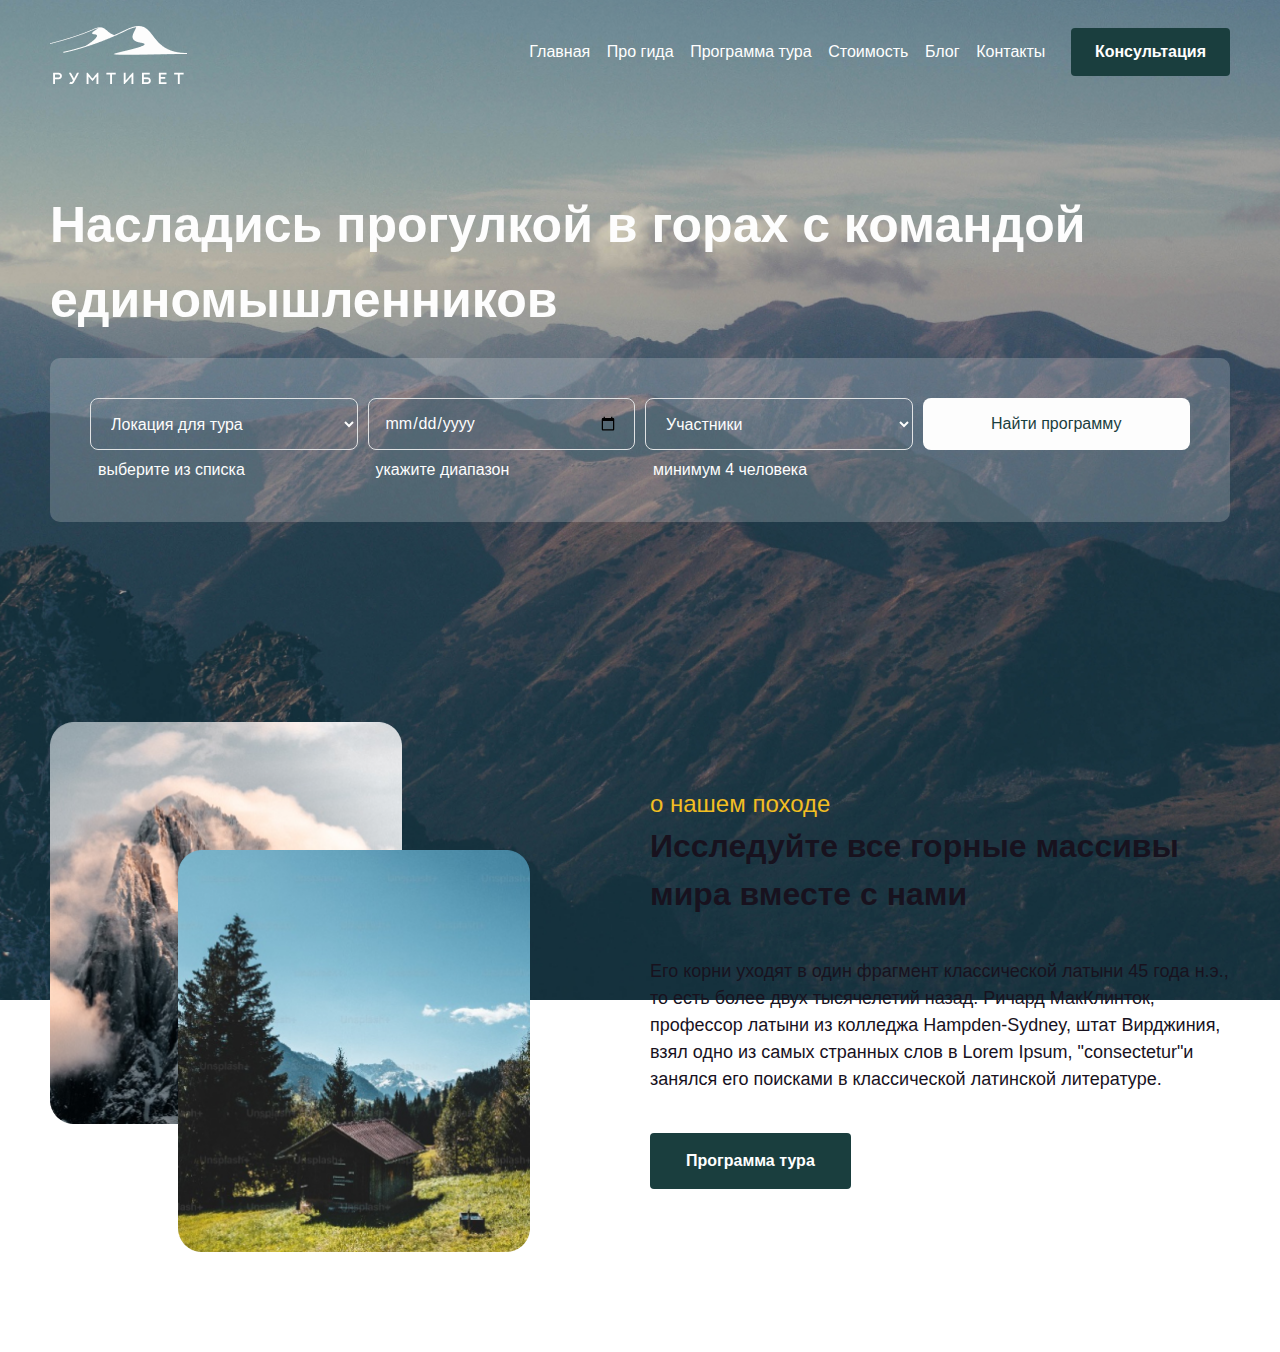
<file: index.html>
<!DOCTYPE html>
<html lang="ru">
<head>
    <meta charset="UTF-8">
    <meta name="viewport" content="width=device-width, initial-scale=1.0">
    <link rel="stylesheet" href="./css/main.css">
    <title>Document</title>
</head>
<body>
    <div class="site-wrapper">
        <div class="site-wrapper__background">
            <!-- Empty div block for bg image, which created in css -->
        </div>
        <div class="site-content">
            <header class="header">
                <div class="header__inner">
                    <a class="header__logo-container" href="">
                        <img 
                            class="header__logo" 
                            src="./assets/logo.png" 
                            alt="logo" 
                            width="137" 
                            height="72" 
                            loading="lazy"
                        >
                    </a>
                    <nav class="header__menu hidden-mobile">
                        <ul class="header__menu-list">
                            <li class="header__menu-item">
                                <a class="header__menu-link text-link" aria-label="Перейти к главная " href="">Главная</a>
                            </li>
                            <li class="header__menu-item">
                                <a class="header__menu-link text-link" aria-label="Перейти к блоку про гида" href="">Про гида</a>
                            </li>
                            <li class="header__menu-item">
                                <a class="header__menu-link text-link" aria-label="Перейти к блоку о программе тура" href="">Программа тура</a>
                            </li>
                            <li class="header__menu-item">
                                <a class="header__menu-link text-link" aria-label="Перейти к блоку под названием стоимость" href="">Стоимость</a>
                            </li>
                            <li class="header__menu-item">
                                <a class="header__menu-link text-link" aria-label="Перейти к блоку, который имеет название стоимость" href="">Блог</a>
                            </li>
                            <li class="header__menu-item">
                                <a class="header__menu-link text-link" aria-label="Перейти к контактам" href="">Контакты</a>
                            </li>
                        </ul>
                        <button class="header__button button button--small-size" type="button">
                            Консультация
                        </button>
                    </nav>
                    <a class="header__burger-button hidden-desktop hidden-tablet" aria-label="burger button" href="">
                        <svg width="22" height="18" viewBox="0 0 22 18" fill="none" xmlns="http://www.w3.org/2000/svg">
                            <path fill-rule="evenodd" clip-rule="evenodd" d="M0.5 1.5C0.5 1.10218 0.658035 0.720645 0.93934 0.43934C1.22064 0.158036 1.60218 0 2 0H20C20.3978 0 20.7794 0.158036 21.0607 0.43934C21.342 0.720645 21.5 1.10218 21.5 1.5C21.5 1.89782 21.342 2.27936 21.0607 2.56066C20.7794 2.84196 20.3978 3 20 3H2C1.60218 3 1.22064 2.84196 0.93934 2.56066C0.658035 2.27936 0.5 1.89782 0.5 1.5ZM0.5 9C0.5 8.60218 0.658035 8.22064 0.93934 7.93934C1.22064 7.65804 1.60218 7.5 2 7.5H20C20.3978 7.5 20.7794 7.65804 21.0607 7.93934C21.342 8.22064 21.5 8.60218 21.5 9C21.5 9.39782 21.342 9.77936 21.0607 10.0607C20.7794 10.342 20.3978 10.5 20 10.5H2C1.60218 10.5 1.22064 10.342 0.93934 10.0607C0.658035 9.77936 0.5 9.39782 0.5 9ZM9.5 16.5C9.5 16.1022 9.65804 15.7206 9.93934 15.4393C10.2206 15.158 10.6022 15 11 15H20C20.3978 15 20.7794 15.158 21.0607 15.4393C21.342 15.7206 21.5 16.1022 21.5 16.5C21.5 16.8978 21.342 17.2794 21.0607 17.5607C20.7794 17.842 20.3978 18 20 18H11C10.6022 18 10.2206 17.842 9.93934 17.5607C9.65804 17.2794 9.5 16.8978 9.5 16.5Z" fill="white"/>
                        </svg>
                    </a>
                </div>
            </header>
            <main class="main">
                <section class="section section--clr-gray">
                    <div class="section__tittle">
                        <h1 class="section__heading">Насладись прогулкой в горах
                            с командой единомышленников</h1>
                    </div>
                    <div class="section__content">
                        <form class="offer-form" action="">
                            <div class="offer-form__block hidden-mobile">
                                <select class="offer-form__element input input--transparent input-select" name="location" id="location">
                                    <option class="input-select__option" value="не выбрано" selected disabled>Локация для тура</option>
                                    <option class="input-select__option" value="Тибет">Тибет</option>
                                    <option class="input-select__option" value="Кавказ">Кавказ</option>
                                    <option class="input-select__option" value="Магадан">Магадан</option>
                                    <option class="input-select__option" value="Тбилиси">Тбилиси</option>
                                    <option class="input-select__option" value="Баку">Баку</option>
                                </select>
                                <label class="offer-form__label" for="location">выберите из списка</label>
                            </div>
                            <div class="offer-form__block hidden-mobile">
                                <input class="offer-form__element input input--transparent input-date" name="date" id="date" type="date">
                                <label class="offer-form__label" for="date">укажите диапазон</label>
                            </div>
                            <div class="offer-form__block hidden-mobile">
                                <select class="offer-form__element input input--transparent input-select" name="members" id="members">
                                    <option class="input-select__option" value="не выбрано" selected disabled>Участники</option>
                                    <option class="input-gselect__option" value="1 человек">1 человек</option>
                                    <option class="input-select__option" value="2 человека">2 человека</option>
                                    <option class="input-select__option" value="3 человека">3 человека</option>
                                    <option class="input-select__option" value="4 человека">4 человека</option>
                                    <option class="input-select__option" value="5 человек">5 человек</option>
                                </select>
                                <label class="offer-form__label" for="members">минимум 4 человека</label>
                            </div>
                            <div class="offer-form__block">
                                <input class="offer-form__input input input--transparent input-btn" type="button" value="Найти программу">
                            </div>
                        </form>
                    </div>
                </section>
                <section class="section">
                    <div class="section__tittle">
                    </div>
                    <div class="section__content">
                        <div class="about">
                            <div class="about__images-container">
                                <img 
                                    class="about__image hidden-mobile" 
                                    src="./assets/about-image.png" 
                                    alt="" 
                                    
                                    loading="lazy"
                                >
                                <img 
                                    class="about__image" 
                                    src="./assets/about-image-alt.png" 
                                    alt="" 
                                    
                                    loading="lazy"
                                >
                            </div>
                            <div class="about__body">
                                <div class="section__title">
                                    <h4 class="section__sub-heading">о нашем походе</h4>
                                    <h2 class="section__heading">Исследуйте все горные массивы мира вместе с нами</h6>
                                </div>
                                <div class="about__paragraph">
                                    <p>Его корни уходят в один фрагмент классической латыни 45 года н.э., то есть более двух
                                        тысячелетий назад. Ричард МакКлинток, профессор латыни
                                            из колледжа Hampden-Sydney, штат Вирджиния, взял одно из
                                                самых странных слов в Lorem Ipsum, "consectetur"и занялся
                                                    его поисками в классической латинской литературе.</p>
                                </div>
                                <button class="button button--medium-size" type="button">Программа тура</button>
                            </div>
                        </div>
                    </div>
                </section>
            </main>
            <footer class="footer">
                <div class="footer__inner">

                </div>
            </footer>
        </div>
    </div>
</body>
</html>
</file>
<file: css/main.css>
/*
1. Use a more-intuitive box-sizing model.
*/
*, *::before, *::after {
  box-sizing: border-box;
}

/*
2. Remove default margin
*/
* {
  margin: 0;
}

/*
Typographic tweaks!
3. Add accessible line-height
4. Improve text rendering
*/
body {
  line-height: 1.5;
  -webkit-font-smoothing: antialiased;
}

/*
5. Improve media defaults
*/
img, picture, video, canvas, svg {
  display: block;
  max-width: 100%;
}

/*
6. Remove built-in form typography styles
*/
input, button, textarea, select {
  font: inherit;
}

/*
7. Avoid text overflows
*/
p, h1, h2, h3, h4, h5, h6 {
  overflow-wrap: break-word;
}

/*
8. Create a root stacking context
*/
ul, ol {
  padding: 0;
}

#root, #__next {
  isolation: isolate;
}

@font-face {
  font-family: "Next Art", sans-serif;
  src: url(/fonts/NEXTART-Bold) format(woff2);
}
@font-face {
  font-family: "Next Art", sans-serif;
  src: url(/fonts/NEXTART-Heavy.woff2) format(woff2);
}
@font-face {
  font-family: "Next Art", sans-serif;
  src: url(/fonts/NEXTART-Light.woff2) format(woff2);
}
@font-face {
  font-family: "Next Art", sans-serif;
  src: url(/fonts/NEXTART-SemiBold.woff2) format(woff2);
}
@font-face {
  font-family: "Next Art", sans-serif;
  src: url(/fonts/NEXTART.woff2) format(woff2);
}
@font-face {
  font-family: "Nunito Sans", sans-serif;
  src: url(/fonts/NunitoSans-ExtraLightItalic) format("woff2");
  font-style: italic;
}
@font-face {
  font-family: "Nunito Sans", sans-serif;
  src: url(/fonts/NunitoSans-Light) format("woff2");
  font-style: normal;
}
@font-face {
  font-family: "Nunito Sans", sans-serif;
  src: url(/fonts/NunitoSans-Italic) format("woff2");
  font-style: italic;
}
@font-face {
  font-family: "Nunito Sans", sans-serif;
  src: url(/fonts/NunitoSans-BoldItalic) format("woff2");
  font-style: italic;
}
@font-face {
  font-family: "Nunito Sans", sans-serif;
  src: url(/fonts/NunitoSans-BlackItalic) format("woff2");
  font-style: italic;
}
@font-face {
  font-family: "Nunito Sans", sans-serif;
  src: url(/fonts/NunitoSans-LightItalic) format("woff2");
  font-style: italic;
}
@font-face {
  font-family: "Nunito Sans", sans-serif;
  src: url(/fonts/NunitoSans-Black) format("woff2");
  font-style: normal;
}
@font-face {
  font-family: "Nunito Sans", sans-serif;
  src: url(/fonts/NunitoSans-ExtraBold) format("woff2");
  font-style: normal;
}
@font-face {
  font-family: "Nunito Sans", sans-serif;
  src: url(/fonts/NunitoSans-Bold) format("woff2");
  font-style: normal;
}
@font-face {
  font-family: "Nunito Sans", sans-serif;
  src: url(/fonts/NunitoSans-SemiBoldItalic) format("woff2");
  font-style: italic;
}
@font-face {
  font-family: "Nunito Sans", sans-serif;
  src: url(/fonts/NunitoSans-ExtraLight) format("woff2");
  font-style: normal;
}
@font-face {
  font-family: "Nunito Sans", sans-serif;
  src: url(/fonts/NunitoSans-Regular) format("woff2");
  font-style: normal;
}
@font-face {
  font-family: "Nunito Sans", sans-serif;
  src: url(/fonts/NunitoSans-ExtraBoldItalic) format("woff2");
  font-style: italic;
}
@font-face {
  font-family: "Nunito Sans", sans-serif;
  src: url(/fonts/NunitoSans-SemiBold) format("woff2");
  font-style: normal;
}
:root {
  --color-dark: #18121E;
  --color-light: #ffffff;
  --color-light-transparent: rgba(255, 255, 255, 0.2);
  --color-accent: #1A3E3E;
  --color-accent-alt: #F2BE22;
  --color-gray-1: #E1E3E4;
  --color-gray-2: #FDFDFD;
  --color-gray-3: #F3F5F4;
  --h1-font-size: 50px;
  --h2-font-size: 32px;
  --h3-font-size: 26px;
  --h4-font-size: 24px;
  --h5-font-size: 20px;
  --h6-font-size: 14px;
  --p-font-size: 18px;
  --content-max-width: 1280px;
  --site-padding-x: 50px;
  --site-padding-top: 16px;
  --font-size: 16px;
  --font-family: "Next Art", sans-serif;
  --letter-spacing: 1.02;
  --font-style: normal;
  --font-family-alt: "Nunito Sans", sans-serif;
  --border: 1px solid var(--color-gray-1);
  --border-accent: 1px solid var(--color-accent);
  --border-focus: 4px dotted var(--color-accent-alt);
  --box-shadow: 1 1 var(--color-dark);
  --border-radius-button: 4px;
  --border-radius-input: 8px;
  --border-radius-form: 10px;
  --transition-duration: 0.2s;
}
@media (min-width: 768px) and (max-width: 1000px) {
  :root {
    --site-padding-x: 25px ;
  }
}
@media (max-width: 767px) {
  :root {
    --site-padding-x: 16px;
    --site-padding-top: 20px;
    --h1-font-size: 28px;
    --h2-font-size: 24px;
    --h3-font-size: 18px;
    --h4-font-size: 16px;
    --h5-font-size: 20px;
    --h6-font-size: 14px;
    --p-font-size: 16px;
  }
}

.site-wrapper {
  width: 100%;
  display: flex;
  flex-direction: column;
  align-items: center;
  padding-inline: var(--site-padding-x);
  padding-top: var(--site-padding-top);
}
.site-wrapper__background {
  --bgImageHeight: 1000px;
  min-height: var(--bgImageHeight);
  height: 100vw;
  height: 100dvh;
  position: absolute;
  z-index: -1;
  top: 0;
  left: 0;
  right: 0;
  background-image: url("/assets/bg-image.jpg");
  background-position: center;
  background-repeat: no-repeat;
  background-size: cover;
}
@media (max-width: 767px) {
  .site-wrapper__background {
    --bgImageHeight: 600px;
    background-image: url("/assets/bg-image-mobile.png");
  }
}

.site-content {
  width: 100%;
  max-width: calc(var(--content-max-width) - var(--site-padding-x));
}

.grid {
  display: grid;
}
.grid--col-1 {
  grid-template-columns: repeat(1, 1fr);
}
.grid--col-2 {
  grid-template-columns: repeat(2, 1fr);
}
.grid--col-3 {
  grid-template-columns: repeat(3, 1fr);
}
.grid--col-4 {
  grid-template-columns: repeat(4, 1fr);
}
.grid--col-5 {
  grid-template-columns: repeat(5, 1fr);
}
.grid--col-6 {
  grid-template-columns: repeat(6, 1fr);
}
.grid--col-7 {
  grid-template-columns: repeat(7, 1fr);
}
.grid--col-8 {
  grid-template-columns: repeat(8, 1fr);
}
.grid--col-9 {
  grid-template-columns: repeat(9, 1fr);
}
.grid--col-10 {
  grid-template-columns: repeat(10, 1fr);
}
.grid--col-11 {
  grid-template-columns: repeat(11, 1fr);
}
.grid--col-12 {
  grid-template-columns: repeat(12, 1fr);
}

.hidden {
  visibility: hidden;
  position: absolute;
  width: 1px !important;
  height: 1px !important;
  margin: -1px;
  border: 0;
  padding: 0;
  white-space: nowrap;
  -webkit-clip-path: inset(100%);
          clip-path: inset(100%);
  clip: rect(0 0 0 0);
  overflow: hidden;
}

@media (min-width: 1280px) {
  .hidden-desktop {
    visibility: hidden;
    position: absolute;
    width: 1px !important;
    height: 1px !important;
    margin: -1px;
    border: 0;
    padding: 0;
    white-space: nowrap;
    -webkit-clip-path: inset(100%);
            clip-path: inset(100%);
    clip: rect(0 0 0 0);
    overflow: hidden;
  }
}

@media (min-width: 768px) and (max-width: 1279px) {
  .hidden-tablet {
    visibility: hidden;
    position: absolute;
    width: 1px !important;
    height: 1px !important;
    margin: -1px;
    border: 0;
    padding: 0;
    white-space: nowrap;
    -webkit-clip-path: inset(100%);
            clip-path: inset(100%);
    clip: rect(0 0 0 0);
    overflow: hidden;
  }
}

@media (max-width: 767px) {
  .hidden-mobile {
    visibility: hidden;
    position: absolute;
    width: 1px !important;
    height: 1px !important;
    margin: -1px;
    border: 0;
    padding: 0;
    white-space: nowrap;
    -webkit-clip-path: inset(100%);
            clip-path: inset(100%);
    clip: rect(0 0 0 0);
    overflow: hidden;
  }
}

html {
  font-size: 16px;
}

body {
  font-family: var(--font-family-alt);
  font-style: var(--font-style);
  font-weight: 400;
  color: var(--color-dark);
}

h1 {
  font-family: var(--font-family);
  font-style: var(--font-style);
  letter-spacing: var(--letter-spacing);
  font-weight: 700;
  font-size: var(--h1-font-size);
  font-weight: 700;
  margin-bottom: 1.25rem;
}

h2 {
  font-size: var(--h2-font-size);
  font-weight: 800;
}

h3 {
  font-size: var(--h3-font-size);
  font-weight: 800;
}

h4 {
  font-size: var(--h4-font-size);
  font-weight: 400;
}

h5 {
  font-weight: 700;
  font-size: var(--h5-font-size);
}

h6 {
  font-size: var(--h6-font-size);
}

p {
  font-size: var(--p-font-size);
}

*:focus {
  outline: var(--border-focus);
}

a {
  text-decoration: none;
}

svg *[fill] {
  fill: currentColor;
}

svg *[stroke] {
  stroke: currentColor;
}

.button {
  height: -moz-fit-content;
  height: fit-content;
  font-weight: 600;
  color: var(--color-light);
  background-color: var(--color-accent);
  border-radius: var(--border-radius-button);
  transition-duration: var(--transition-duration);
  border: none;
}
@media (hover: hover) {
  .button:hover {
    color: var(--color-dark);
    background-color: var(--color-accent-alt);
  }
}
@media (hover: none) {
  .button:hover {
    color: var(--color-dark);
    background-color: var(--color-accent-alt);
  }
}
.button--light {
  color: var(--color-accent);
  background-color: var(--color-gray-2);
}
@media (hover: hover) {
  .button--light:hover {
    color: var(--color-light);
    background-color: var(--color-accent);
  }
}
@media (hover: none) {
  .button--light:hover {
    color: var(--color-light);
    background-color: var(--color-accent);
  }
}
.button--small-size {
  padding: 12px 24px;
}
.button--medium-size {
  padding: 16px 36px;
}
@media (max-width: 767px) {
  .button--medium-size {
    padding: 12px 24px;
  }
}

.text-link {
  color: var(--color-light);
}
@media (hover: hover) {
  .text-link:hover {
    transition-duration: var(--transition-duration);
    color: var(--color-accent-alt);
  }
}
@media (hover: none) {
  .text-link:hover {
    transition-duration: var(--transition-duration);
    color: var(--color-accent-alt);
  }
}

.input {
  height: 52px;
  padding-inline: 16px;
  border-radius: var(--border-radius-input);
}
@media (min-width: 768px) and (max-width: 1279px) {
  .input {
    padding-inline: 10px;
  }
}
.input--transparent {
  color: var(--color-gray-2);
  background: none;
  border: var(--border);
}

.input-date {
  color-scheme: blue;
}

.input-select__option {
  padding: 5px;
  color: var(--color-dark);
}
.input-select__option:checked {
  background-color: var(--color-accent);
  color: var(--color-gray-2);
}
.input-select__option:disabled {
  background-color: var(--color-gray-3);
  color: var(--color-gray-1);
}

.input-btn {
  border: none;
  color: var(--color-accent);
  background-color: var(--color-gray-2);
  transition-duration: var(--transition-duration);
}
@media (hover: hover) {
  .input-btn:hover {
    color: var(--color-gray-2);
    background-color: var(--color-accent);
  }
}
@media (hover: none) {
  .input-btn:hover {
    color: var(--color-gray-2);
    background-color: var(--color-accent);
  }
}

.section {
  width: 100%;
  padding-block: 100px;
}
.section__sub-heading {
  color: var(--color-accent-alt);
}
.section--clr-gray {
  color: var(--color-gray-2);
}

.header {
  --menuColGap: clamp(15px, 2vw, 50px);
  --menuListColGap: clamp(1px, 1.3vw, 24px);
}
.header__inner {
  display: flex;
  flex-direction: row;
  justify-content: space-between;
  -moz-column-gap: 10px;
       column-gap: 10px;
  align-items: center;
}
.header__menu {
  width: -moz-fit-content;
  width: fit-content;
  display: flex;
  flex-direction: row;
  align-items: center;
  -moz-column-gap: var(--menuColGap);
       column-gap: var(--menuColGap);
}
@media (min-width: 768px) and (max-width: 1000px) {
  .header__menu {
    display: contents;
  }
}
.header__menu-list {
  display: flex;
  flex-direction: row;
  align-items: center;
  -moz-column-gap: var(--menuListColGap);
       column-gap: var(--menuListColGap);
  list-style-type: none;
}
.header__menu-item {
  width: -moz-fit-content;
  width: fit-content;
  display: flex;
  justify-content: center;
  align-items: center;
}
.header__menu-link {
  width: 100%;
}
.header__logo-container {
  width: -moz-fit-content;
  width: fit-content;
}
@media (min-width: 768px) and (max-width: 1000px) {
  .header__logo-container {
    width: 14%;
    height: auto;
  }
}
@media (min-width: 768px) and (max-width: 1000px) {
  .header__logo {
    width: 100%;
    height: auto;
  }
}
.header__burger-button {
  color: var(--color-light);
}

.offer-form {
  --formPadding: 40px;
  --formGap: clamp(0.3125rem, 1vw ,0.625rem);
  --blockRowGap: 8px;
  --formColWidth: 11.25rem;
  padding: var(--formPadding);
  display: grid;
  grid-template-columns: repeat(auto-fit, minmax(var(--formColWidth), 1fr));
  border-radius: var(--border-radius-form);
  -moz-column-gap: var(--formGap);
       column-gap: var(--formGap);
  row-gap: calc(var(--formGap) * 1.2);
  background-color: var(--color-light-transparent);
}
@media (max-width: 767px) {
  .offer-form {
    --formPadding: 0;
    justify-items: start;
    background-color: transparent;
  }
}
.offer-form__block {
  display: flex;
  flex-direction: column;
  row-gap: var(--blockRowGap);
}
.offer-form__label {
  margin-left: 8px;
}

.about {
  --imagesIntersectionAreaWidth: clamp(40px, 10vw, 130px);
  --imagesIntersectionAreaHeight: clamp(100px, 10vw, 130px);
  display: flex;
  flex-direction: row;
  align-items: center;
  justify-content: space-between;
  -moz-column-gap: 30px;
       column-gap: 30px;
}
@media (max-width: 767px) {
  .about {
    -moz-column-gap: 30px;
         column-gap: 30px;
    flex-direction: column;
    row-gap: 40px;
  }
}
.about__images-container {
  width: 100%;
  max-width: 480px;
  display: grid;
  grid-template-columns: var(--imagesIntersectionAreaWidth) 1fr var(--imagesIntersectionAreaWidth);
  grid-template-rows: var(--imagesIntersectionAreaHeight) 1fr var(--imagesIntersectionAreaHeight);
}
@media (max-width: 767px) {
  .about__images-container {
    order: 1;
    display: flex;
  }
}
.about__image {
  width: 100%;
  height: auto;
}
.about__image:first-child {
  grid-column: 1/3;
  grid-row: 1/3;
}
.about__image:last-child {
  grid-column: 2/4;
  grid-row: 2/4;
}
.about__body {
  width: 100%;
  max-width: 580px;
  display: flex;
  flex-direction: column;
  align-items: start;
  row-gap: 40px;
}
@media (max-width: 767px) {
  .about__body {
    align-items: center;
  }
}/*# sourceMappingURL=main.css.map */
</file>
